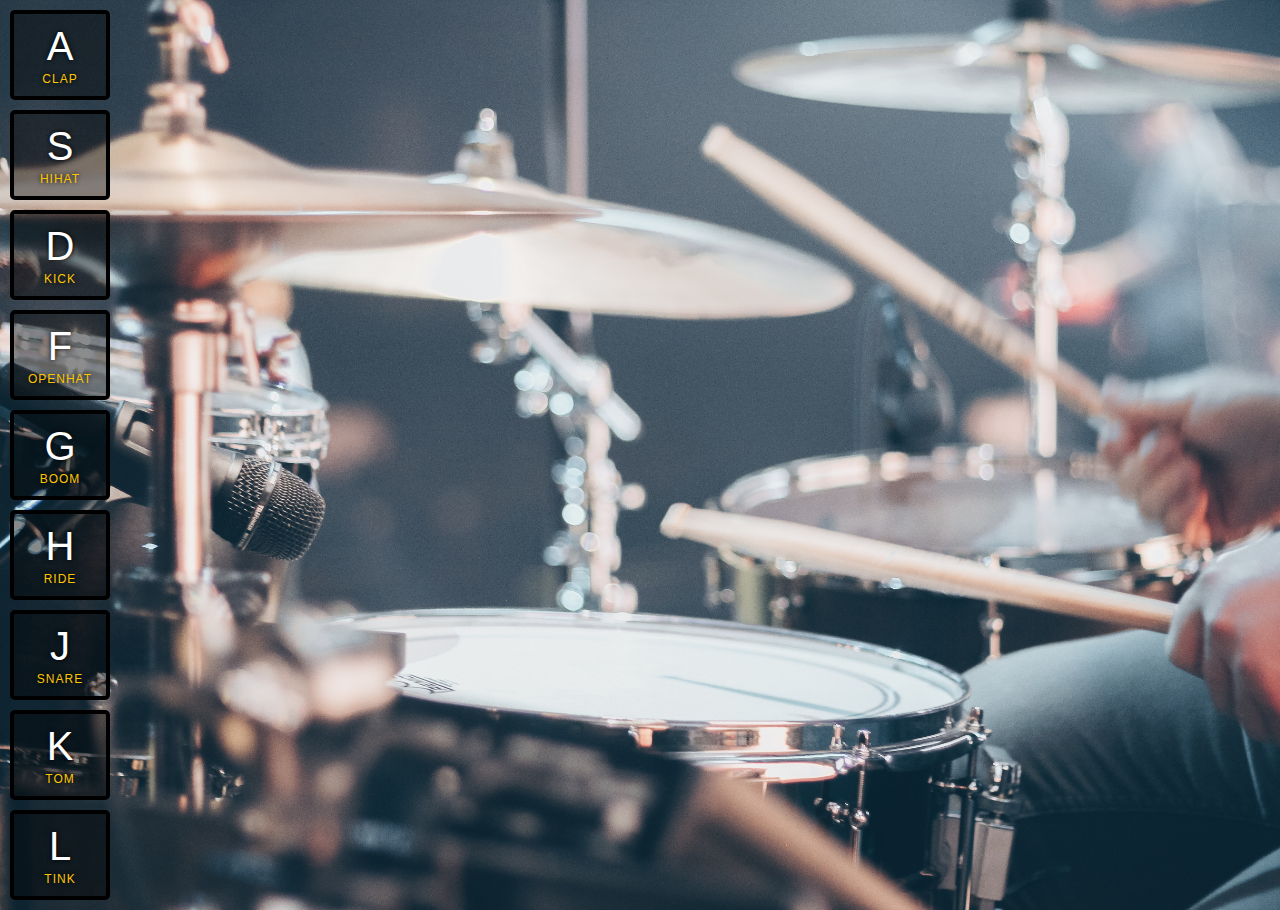
<file: DrumKit/index.html>
<!DOCTYPE html>
<html lang="en">
<head>
    <meta charset="UTF-8">
    <title>Drum Kit</title>
    <script src="js/index.js"></script>
    <link rel="stylesheet" href="css/style.css">
    
</head>
<body>
    <div class="keys">
        <div data-key="65" class="key">
            <kbd>A</kbd>
        <span class="sound">clap</span>
        </div>
        <div data-key="83" class="key">
            <kbd>S</kbd>
        <span class="sound">hihat</span>
        </div>
        <div data-key="68" class="key">
            <kbd>D</kbd>
        <span class="sound">kick</span>
        </div>
        <div data-key="70" class="key">
            <kbd>F</kbd>
        <span class="sound">openhat</span>
        </div>
        <div data-key="71" class="key">
            <kbd>G</kbd>
        <span class="sound">boom</span>
        </div>
        <div data-key="72" class="key">
            <kbd>H</kbd>
        <span class="sound">ride</span>
        </div>
        <div data-key="74" class="key">
            <kbd>J</kbd>
        <span class="sound">snare</span>
        </div>
        <div data-key="75" class="key">
            <kbd>K</kbd>
        <span class="sound">tom</span>
        </div>
        <div data-key="76" class="key">
            <kbd>L</kbd>
        <span class="sound">tink</span>
        </div>
    </div>

    <audio data-key="65" src="audio/clap.wav"></audio>
    <audio data-key="83" src="audio/hihat.wav"></audio>
    <audio data-key="68" src="audio/kick.wav"></audio>
    <audio data-key="70" src="audio/openhat.wav"></audio>
    <audio data-key="71" src="audio/boom.wav"></audio>
    <audio data-key="72" src="audio/ride.wav"></audio>
    <audio data-key="74" src="audio/snare.wav"></audio>
    <audio data-key="75" src="audio/tom.wav"></audio>
    <audio data-key="76" src="audio/tink.wav"></audio>
</body>
</html>
</file>
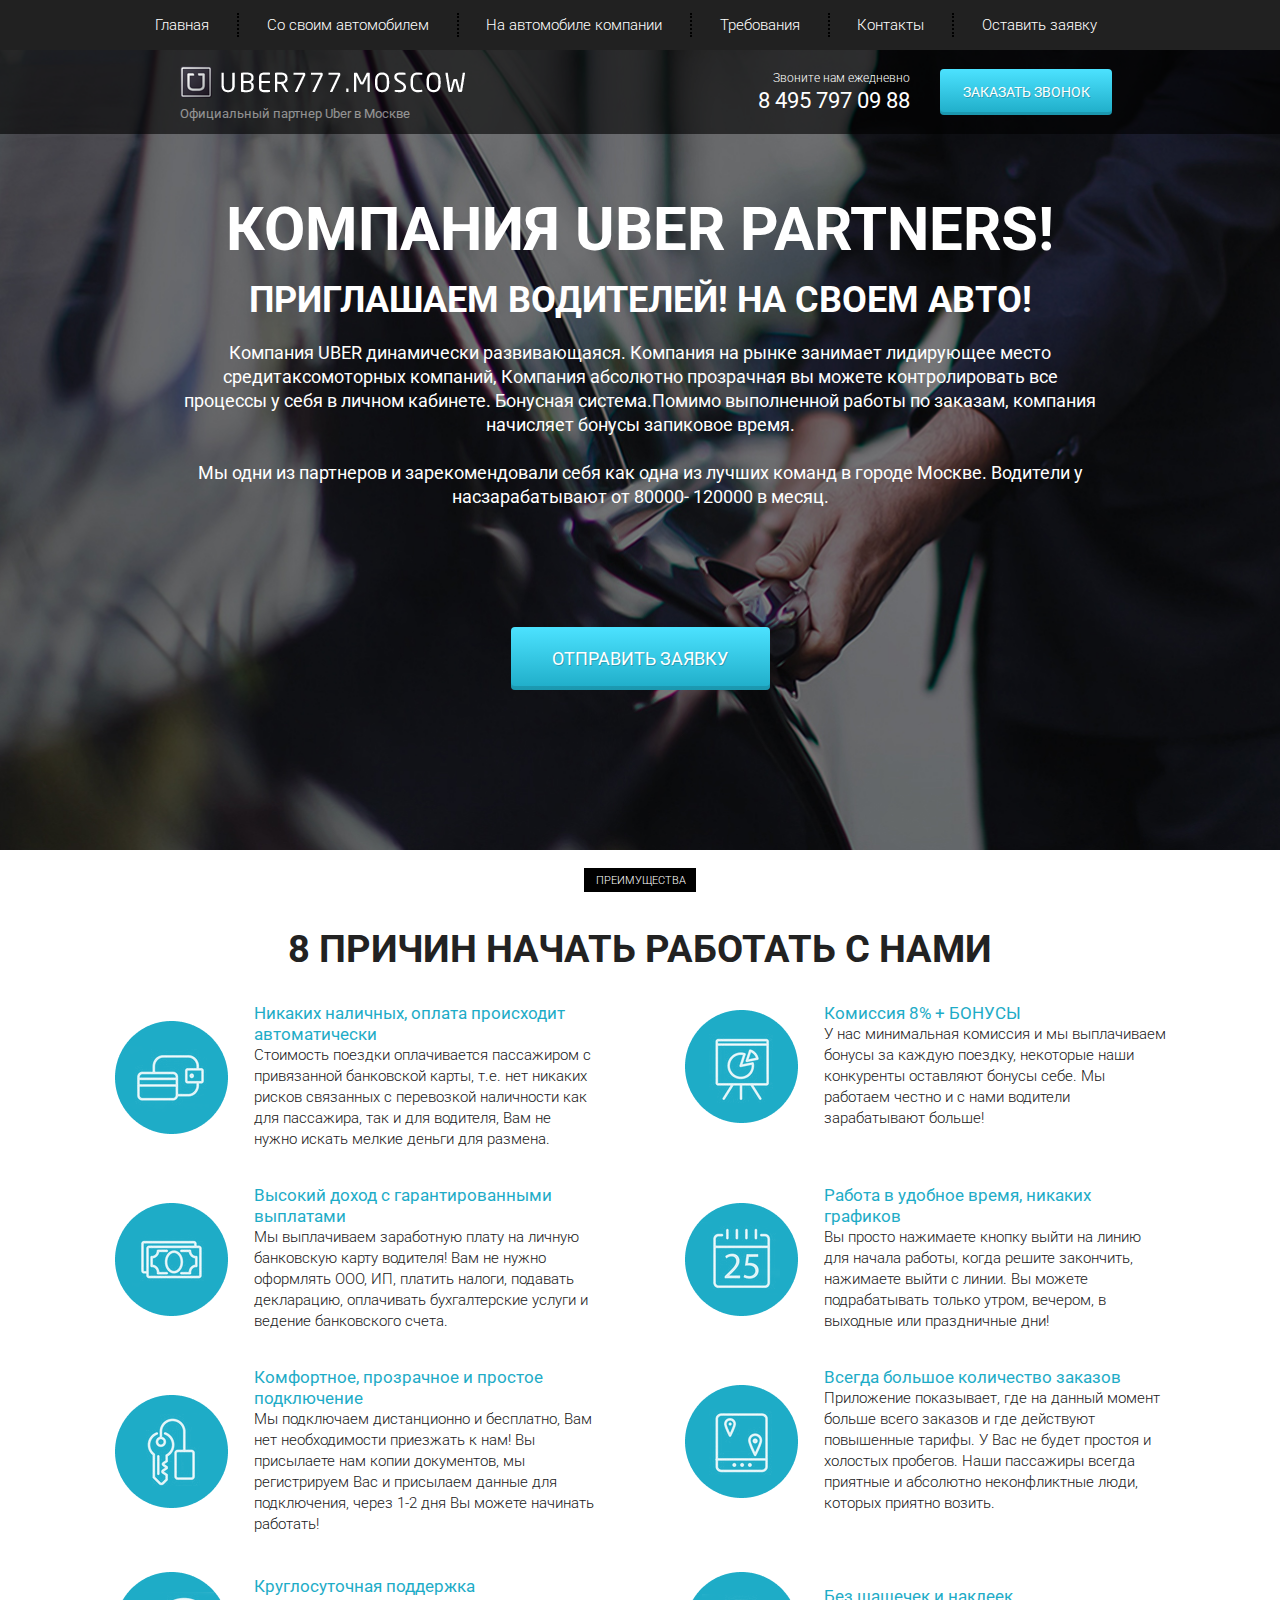
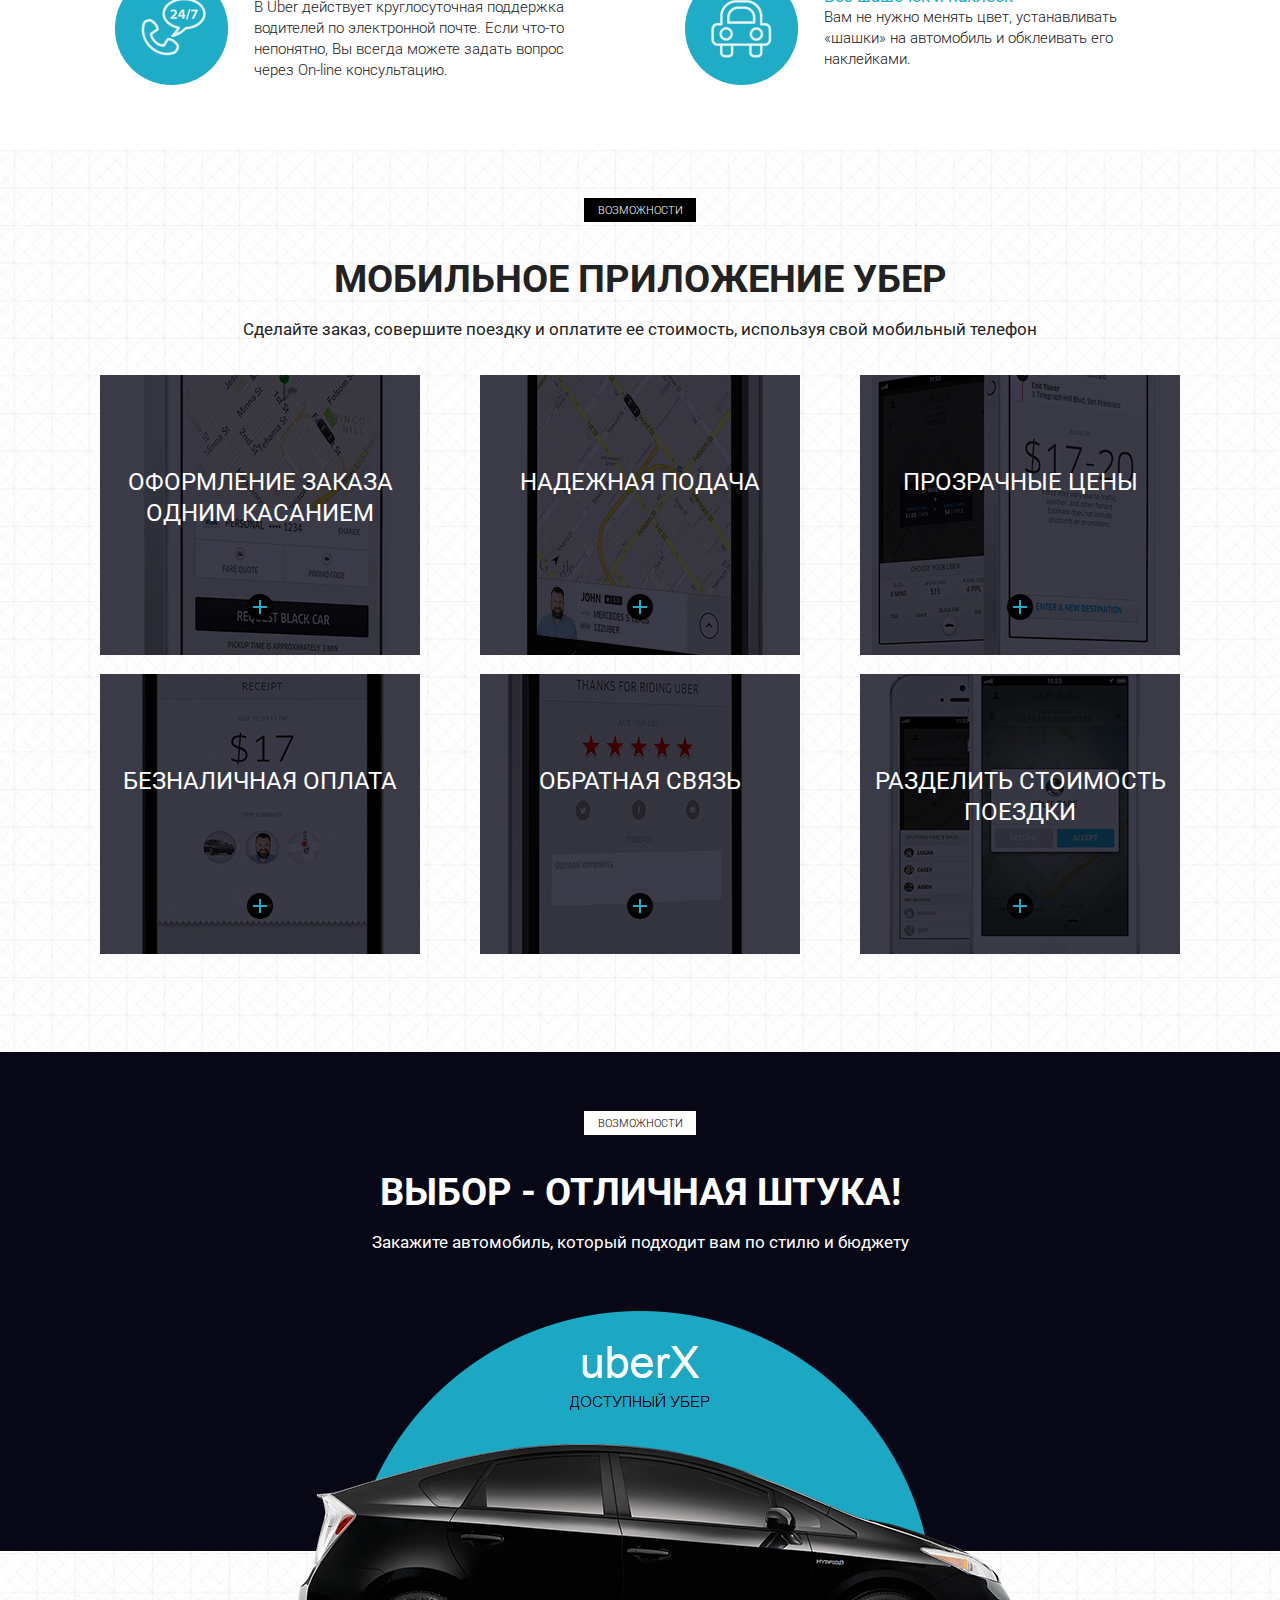
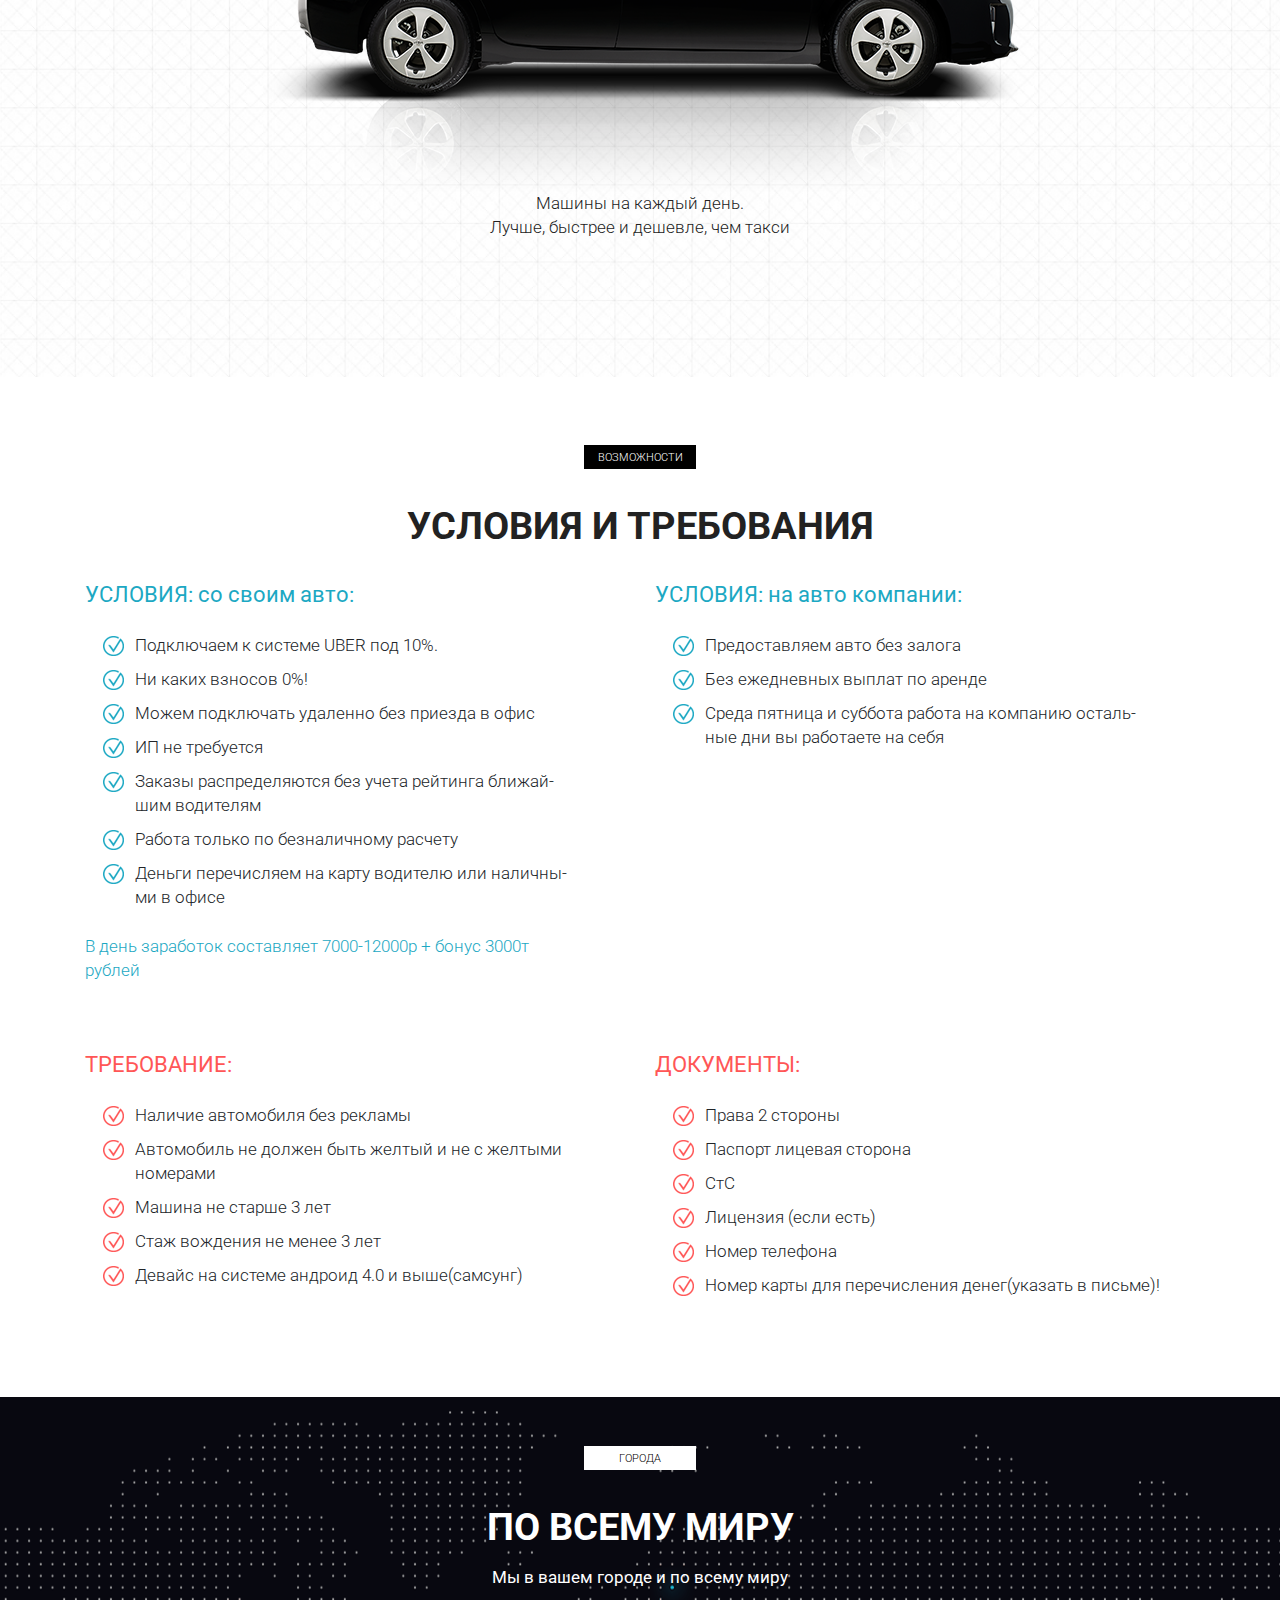
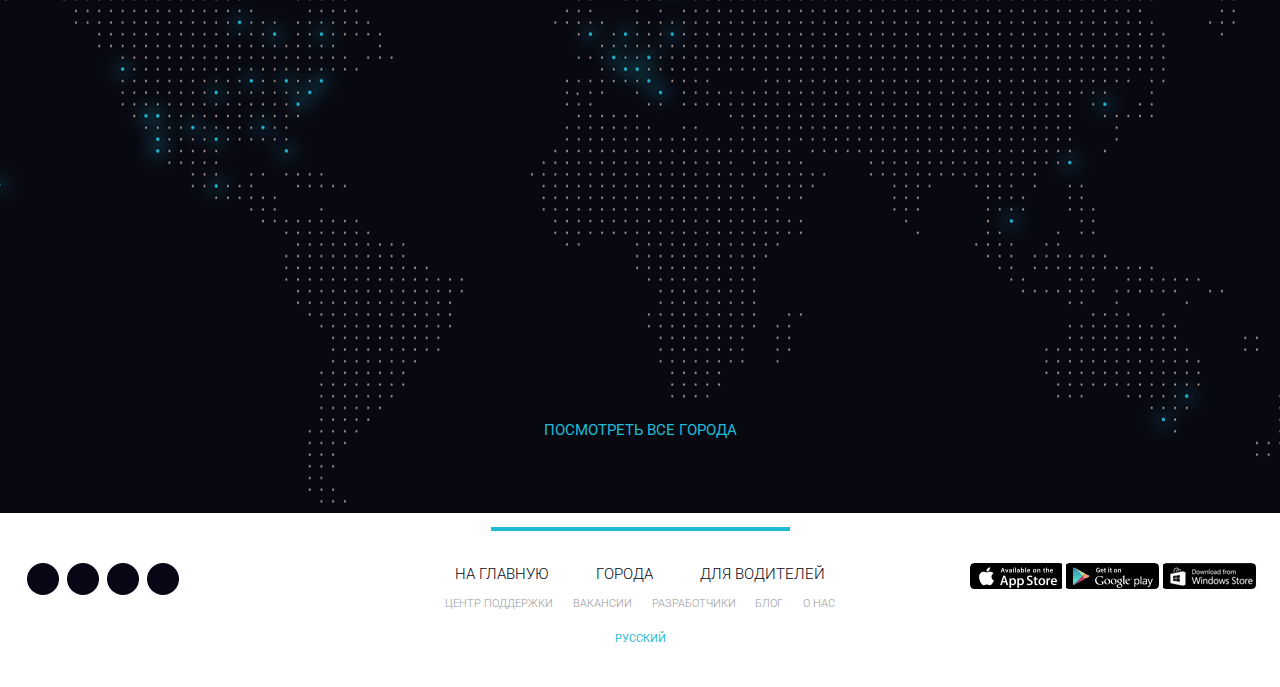
<file: Uber/index.html>
<!DOCTYPE html>
<html lang="ru">
<head>
    <meta charset="UTF-8">
    <meta name="viewport" content="width=device-width, initial-scale=1.0">
    <meta http-equiv="X-UA-Compatible" content="IE=edge">
    <link rel="stylesheet" href="https://fonts.googleapis.com/css2?family=Roboto:wght@300;400;700&display=swap" rel="stylesheet">
    <title>Uber</title>
    <link rel="shortcut icon" href="icon/favicon.ico" type="image/x-icon">
    <link rel="stylesheet" href="css/bootstrap-reboot.min.css">
    <link rel="stylesheet" href="css/bootstrap-grid.min.css">
    <link rel="stylesheet" href="https://use.fontawesome.com/releases/v5.8.2/css/all.css" integrity="sha384-oS3vJWv+0UjzBfQzYUhtDYW+Pj2yciDJxpsK1OYPAYjqT085Qq/1cq5FLXAZQ7Ay" crossorigin="anonymous">
    <link rel="stylesheet" href="css/style.min.css">
</head>
<body>
    <header>
        <nav>
            <div class="container">
                <ul class="menu">
                    <li class="menu_item"><a href="#" class="menu_link">Главная</a></li>
                    <li class="menu_item"><a href="#require" class="menu_link">Со своим автомобилем</a></li>
                    <li class="menu_item"><a href="#require" class="menu_link">На автомобиле компании</a></li>
                    <li class="menu_item"><a href="#" class="menu_link">Требования</a></li>
                    <li class="menu_item"><a href="#" class="menu_link">Контакты</a></li>
                    <li class="menu_item"><a href="#" class="menu_link">Оставить заявку</a></li>
                </ul>
            </div>
            <div class="hamburger">
                <span></span><span></span><span></span>
            </div>
        </nav>
        <div class="subheader">
            <div class="container">
                <div class="row">
                    <div class="col-6 col-md-4 offset-md-1">
                        <a href="#" class="subheader_logo"><img src="img/Uber.png" alt="logo"></a>
                        <div class="subheader_official">
                            Официальный партнер Uber в Москве
                        </div>
                    </div>
                    <div class="xs-hidden col-md-3 offset-md-1 col-xl-2 offset-xl-2">
                        <div class="subheader_call">Звоните нам ежедневно</div>
                        <a href="tel:84957970988" class="subheader_phone">8 495 797 09 88</a>
                    </div>
                    <div class="col-6 col-md-3">
                        <a href="tel:84957970988" class="xs-visible subheader_phone">8 495 797 09 88</a>
                        <button class="subheader_btn">Заказать звонок</button>
                    </div>
                </div>
            </div>
        </div>
    </header>

    <section class="promo">
        <div class="container">
            <div class="row">
                <div class="col-md-12 offset-md-0 col-lg-10 offset-lg-1">
                    <h1 class="promo_header">КОМПАНИЯ UBER PARTNERS!</h1>
                    <h2 class="promo_subheader">ПРИГЛАШАЕМ ВОДИТЕЛЕЙ! НА СВОЕМ АВТО!</h2>
                    <div class="promo_descr">
                        Компания UBER  динамически развивающаяся. Компания на рынке занимает лидирующее место средитаксомоторных компаний, Компания абсолютно прозрачная вы можете контролировать все процессы у себя в личном кабинете. Бонуcная система.Помимо выполненной работы по заказам, компания начисляет бонусы запиковое время.
                        <br><br>
                        Мы одни из партнеров и зарекомендовали себя как одна из лучших команд в городе Москве.  Водители у насзарабатывают от 80000- 120000 в месяц.
                    </div>
                    <button class="promo_btn">ОТПРАВИТЬ ЗАЯВКУ</button>
                </div>
            </div>
        </div>
    </section>

    <section class="reasons">
        <div class="container">
            <div class="label">преимущества</div>
            <h2 class="title">8 причин начать работать с нами</h2>
            <div class="row">
                <div class="col-md-6">
                    <div class="reasons_block">
                        <div class="reasons_round">
                            <img src="icon/Group 1.png" alt="1">
                        </div>
                        <div class="reasons_descr">
                            <div class="reasons_subtitle">Никаких наличных, оплата происходит автоматически</div>
                            <div class="reasons_text">Стоимость поездки оплачивается пассажиром с привязанной банковской карты, т.е. нет никаких рисков связанных с перевозкой наличности как для пассажира, так и для водителя, Вам не нужно искать мелкие деньги для размена.</div>
                        </div>
                    </div>
                </div>

                <div class="col-md-6">
                    <div class="reasons_block">
                        <div class="reasons_round">
                            <img src="icon/Group 5.png" alt="2">
                        </div>
                        <div class="reasons_descr">
                            <div class="reasons_subtitle">Комиссия 8% + БОНУСЫ</div>
                            <div class="reasons_text">У нас минимальная комиссия и мы выплачиваем бонусы за каждую поездку, некоторые наши конкуренты оставляют бонусы себе. Мы работаем честно и с нами водители зарабатывают больше!</div>
                        </div>
                    </div>
                </div>

                <div class="col-md-6">
                    <div class="reasons_block">
                        <div class="reasons_round">
                            <img src="icon/Group 2.png" alt="3">
                        </div>
                        <div class="reasons_descr">
                            <div class="reasons_subtitle">Высокий доход с гарантированными выплатами</div>
                            <div class="reasons_text">Мы выплачиваем заработную плату на личную банковскую карту водителя! Вам не нужно оформлять ООО, ИП, платить налоги, подавать декларацию, оплачивать бухгалтерские услуги и ведение банковского счета.</div>
                        </div>
                    </div>
                </div>

                <div class="col-md-6">
                    <div class="reasons_block">
                        <div class="reasons_round">
                            <img src="icon/Group 6.png" alt="4">
                        </div>
                        <div class="reasons_descr">
                            <div class="reasons_subtitle">Работа в удобное время, никаких графиков</div>
                            <div class="reasons_text">Вы просто нажимаете кнопку выйти на линию для начала работы, когда решите закончить, нажимаете выйти с линии. Вы можете подрабатывать только утром, вечером, в выходные или праздничные дни! </div>
                        </div>
                    </div>
                </div>

                <div class="col-md-6">
                    <div class="reasons_block">
                        <div class="reasons_round">
                            <img src="icon/Group 3.png" alt="5">
                        </div>
                        <div class="reasons_descr">
                            <div class="reasons_subtitle">Комфортное, прозрачное и простое подключение</div>
                            <div class="reasons_text">Мы подключаем дистанционно и бесплатно, Вам нет необходимости приезжать к нам! Вы присылаете нам копии документов, мы регистрируем Вас и присылаем данные для подключения, через 1-2 дня Вы можете начинать работать!</div>
                        </div>
                    </div>
                </div>

                <div class="col-md-6">
                    <div class="reasons_block">
                        <div class="reasons_round">
                            <img src="icon/Group 7.png" alt="6">
                        </div>
                        <div class="reasons_descr">
                            <div class="reasons_subtitle">Всегда большое количество заказов</div>
                            <div class="reasons_text">Приложение показывает, где на данный момент больше всего заказов и где действуют повышенные тарифы. У Вас не будет простоя и холостых пробегов. Наши пассажиры всегда приятные и абсолютно неконфликтные люди, которых приятно возить.</div>
                        </div>
                    </div>
                </div>

                <div class="col-md-6">
                    <div class="reasons_block">
                        <div class="reasons_round">
                            <img src="icon/Group 4.png" alt="7">
                        </div>
                        <div class="reasons_descr">
                            <div class="reasons_subtitle">Круглосуточная поддержка</div>
                            <div class="reasons_text">В Uber действует круглосуточная поддержка водителей по электронной почте. Если что-то непонятно, Вы всегда можете задать вопрос через On-line консультацию.</div>
                        </div>
                    </div>
                </div>

                <div class="col-md-6">
                    <div class="reasons_block">
                        <div class="reasons_round">
                            <img src="icon/Group 8.png" alt="8">
                        </div>
                        <div class="reasons_descr">
                            <div class="reasons_subtitle">Без шашечек и наклеек</div>
                            <div class="reasons_text">Вам не нужно менять цвет, устанавливать «шашки» на автомобиль и обклеивать его наклейками.</div>
                        </div>
                    </div>
                </div>
            </div>

        </div>
    </section>

    <section class="mobile">
        <div class="container">
            <div class="label">возможности</div>
            <h1 class="title">мобильное приложение убер</h1>
            <div class="subtitle">Сделайте заказ, совершите поездку и оплатите ее стоимость, используя свой мобильный телефон</div>
            <div class="row">
                <div class="col-md-4">
                    <div class="mobile_item mobile_item_1">
                        <div class="mobile_item_subtitle">оформление заказа одним касанием</div>
                        <div class="mobile_item_plus"></div>
                    </div>
                </div>
                <div class="col-md-4">
                    <div class="mobile_item mobile_item_2">
                        <div class="mobile_item_subtitle">надежная подача</div>
                        <div class="mobile_item_plus"></div>
                    </div>
                </div>
                <div class="col-md-4">
                    <div class="mobile_item mobile_item_3">
                        <div class="mobile_item_subtitle">прозрачные цены</div>
                        <div class="mobile_item_plus"></div>
                    </div>
                </div>
                <div class="col-md-4">
                    <div class="mobile_item mobile_item_4">
                        <div class="mobile_item_subtitle">безналичная оплата</div>
                        <div class="mobile_item_plus"></div>
                    </div>
                </div>
                <div class="col-md-4">
                    <div class="mobile_item mobile_item_5">
                        <div class="mobile_item_subtitle">обратная связь</div>
                        <div class="mobile_item_plus"></div>
                    </div>
                </div>
                <div class="col-md-4">
                    <div class="mobile_item mobile_item_6">
                        <div class="mobile_item_subtitle">разделить стоимость поездки</div>
                        <div class="mobile_item_plus"></div>
                    </div>
                </div>
            </div>
        </div>
    </section>

    <section class="choice">
        <div class="container">
            <div class="black"></div>
            <div class="label label_white">возможности</div>
            <h2 class="title title_white hidden-320">Выбор - отличная штука!</h2>
            <div class="subtitle subtitle_white hidden-320">Закажите автомобиль, который подходит вам по стилю и бюджету</div>
            <img src="img/Автомобиль.png" alt="Auto" class="choice_img">
            <div class="choice_descr">Машины на каждый день. <br>
                Лучше, быстрее и дешевле, чем такси</div>
        </div>
    </section>

    <section class="require" id="require">
        <div class="container">
            <div class="label">возможности</div>
            <h1 class="title">условия и требования</h1>
            <div class="row">
                <div class="col-md-6">
                    <div class="require_block">
                        <div class="require_title">УСЛОВИЯ: со своим авто:</div>
                    <ul class="require_list">
                        <li>Подключаем к системе UBER  под 10%.</li>
                        <li>Ни каких взносов  0%!</li>
                        <li>Можем подключать удаленно без приезда в офис</li>
                        <li>ИП не требуется</li>
                        <li>Заказы распределяются без учета рейтинга ближай-<br>шим водителям</li>
                        <li>Работа только по безналичному расчету</li>
                        <li>Деньги перечисляем на карту водителю или наличны-<br>ми в офисе</li>
                    </ul>
                    <div class="require_descr">В день заработок составляет 7000-12000р + бонус 3000т <br> рублей</div>
                    </div>
                </div>
                
                <div class="col-md-6">
                <div class="require_block">
                    <div class="require_title">УСЛОВИЯ: на авто компании:</div>
                    <ul class="require_list">
                        <li>Предоставляем авто без залога</li>
                        <li>Без ежедневных выплат по аренде</li>
                        <li>Среда пятница и суббота работа на компанию осталь-<br>ные дни вы работаете на себя</li>
                    </ul>
                </div>
                </div>
                <div class="col-md-6">
                    <div class="require_block require_block_nmb warning">
                        <div class="require_title">ТРЕБОВАНИЕ:</div>
                        <ul class="require_list">
                            <li>Наличие автомобиля без рекламы</li>
                            <li>Автомобиль не должен быть желтый и не с желтыми номерами</li>
                            <li>Машина не старше 3 лет</li>
                            <li>Стаж вождения не менее 3 лет</li>
                            <li>Девайс на системе андроид 4.0 и выше(самсунг)</li>
                        </ul>
                    </div>
                </div>
                <div class="col-md-6">
                    <div class="require_block require_block_nmb warning">
                        <div class="require_title">ДОКУМЕНТЫ:</div>
                        <ul class="require_list">
                            <li>Права 2 стороны</li>
                            <li>Паспорт лицевая сторона</li>
                            <li>СтС</li>
                            <li>Лицензия (если есть)</li>
                            <li>Номер телефона</li>
                            <li>Номер карты для перечисления денег(указать в письме)!</li>
                        </ul>
                    </div>
                </div>
            </div>
        </div>
    </section>

    <section class="world">
        <div class="container">
            <div class="label label_white">города</div>
            <h2 class="title title_white">По всему миру</h2>
            <div class="subtitle subtitle_white">Мы в вашем городе и по всему миру</div>
            <a href="#" class="world_link">посмотреть все города</a>
        </div>
    </section>

    <footer>
        <div class="footer_divider"></div>
        <div class="footer_wrapper">
            <div>
                <div class="footer_social">
                    <a href="#" class="footer_social_item">
                        <i class="fab fa-facebook-f"></i>
                    </a>
                    <a href="#" class="footer_social_item">
                        <i class="fab fa-twitter"></i>
                    </a>
                    <a href="#" class="footer_social_item">
                        <i class="fab fa-linkedin"></i>
                    </a>
                    <a href="#" class="footer_social_item">
                        <i class="fab fa-instagram"></i>
                    </a>
                </div>
            </div>
            <div>
                <div class="footer_links">
                    <div class="footer_links_main">
                        <a href="#">на главную</a>
                        <a href="#">города</a>
                        <a href="#">для водителей</a>
                    </div>
                    <div class="footer_links_sub">
                        <a href="#">центр поддержки</a>
                        <a href="#">вакансии</a>
                        <a href="#">разработчики</a>
                        <a href="#">блог</a>
                        <a href="#">о нас</a>
                    </div>
                    <a href="#" class="footer_links_lang">Русский</a>
                </div>
            </div>
            <div>
                <div class="footer_mobile">
                    <a href="#">
                        <img src="img/app.png" alt="App Store">
                    </a>
                    <a href="#">
                        <img src="img/google.png" alt="Google play">
                    </a>
                    <a href="#">
                        <img src="img/store.png" alt="Windows store">
                    </a>
                </div>
            </div>
        </div>
    </footer>
    <script src="js/script.js"></script>
</body>
</html>
</file>
<file: DrumKit/css/style.css>
* {
    box-sizing: border-box;
    margin: 0;
    padding: 0;
    font-family: sans-serif;
}

html {
    font-size: 10px;
    background: url(../img/pexels-josh-sorenson-995301.jpg);
    background-size: cover;
}

.text {
    display: block;
    margin-top: 10rem;
}

h1 {
    font-size: 3.5rem;
    text-align: center;
    color: #ffc600;
    text-shadow: black 0 0 2px;
}

.blockquote {
    margin-top: 5rem;
    font-size: 2.5rem;
    text-align: center;
    color: #ffc600;
    text-shadow: black 0 0 2px;
}

.btn {
    display: block;
    margin: 0px auto;
    margin-top: 5rem;
    width: 15rem;
    height: 4rem;
}

.main_keys {
    display: flex;
    flex: 1;
    min-height: 50vh;
    justify-content: center;
    align-items: center;
}

.key {
    border: 0.4rem solid black;
    border-radius: 0.5rem;
    margin: 1rem;
    font-size: 1.5rem;
    padding: 1rem 0.5rem;
    transition: all 0.7s ease;
    width: 10rem;
    text-align: center;
    color: white;
    background: rgba(0,0,0,0.4);
    text-shadow: 0 0 .5rem black;
}

kbd {
    display: block;
    font-size: 4rem;
  }

.sound {
    font-size: 1.2rem;
    text-transform: uppercase;
    letter-spacing: .1rem;
    color: #ffc600;
  }

.playing {
    transform: scale(1.1);
    border-color: #ffc600;
    box-shadow: 0 0 1rem #ffc600;
  }
</file>
<file: Uber/css/style.min.css>
*{font-family:'Roboto', sans-serif}header{position:relative;height:50px}nav{position:fixed;width:100%;height:50px;background-color:#212121;z-index:5}.hamburger{display:none}.menu{display:-webkit-box;display:-ms-flexbox;display:flex;-webkit-box-pack:justify;-ms-flex-pack:justify;justify-content:space-between;padding:13px 70px;margin:0;list-style-type:none}.menu_link{font-weight:300;font-size:15px;color:#FFFFFF}.menu_link:hover{text-decoration:none;color:#1eacc7}.menu_item{border-right:2px dotted black;padding-right:28px}.menu_item:last-child{border-right:none}.subheader{position:absolute;top:50px;width:100%;height:84px;background-color:rgba(0,0,0,0.6)}.subheader_logo{display:block;max-width:100%;margin-top:16px}.subheader_official{margin-top:6px;opacity:0.5;font-weight:400;font-size:13px;color:#FFFFFF}.subheader_call{margin-top:19px;font-weight:300;font-size:12px;text-align:right;color:#FFFFFF}.subheader_phone{display:block;margin-top:8px;font-weight:400;font-size:22px;line-height:12px;text-align:right;text-transform:uppercase;color:#FFFFFF}.subheader_phone:hover{text-decoration:none;color:#1eacc7}.subheader_btn{margin-top:19px;width:172px;height:46px;background-image:-webkit-gradient(linear, left bottom, left top, from(#1eacc7), to(#4CE2FF));background-image:linear-gradient(to top, #1eacc7 0%, #4CE2FF 100%);-webkit-box-shadow:inset 0px -3px 0px rgba(0,0,0,0.12);box-shadow:inset 0px -3px 0px rgba(0,0,0,0.12);border:none;border-radius:4px;font-weight:400;font-size:14px;text-align:center;text-transform:uppercase;color:#FFFFFF;text-shadow:1px 1px 0 rgba(0,0,0,0.21)}.subheader_btn:hover{background-image:none;background-color:#1eacc7}.promo{min-height:800px;background:url("../img/uber_bg.png") center center/cover no-repeat;padding:150px 0 135px 0}.promo_header{font-weight:700;font-size:60px;text-align:center;text-transform:uppercase;color:#FFFFFF;line-height:60px;margin:0}.promo_subheader{font-weight:700;font-size:36px;text-align:center;text-transform:uppercase;color:#FFFFFF;line-height:36px;margin:0;margin-top:22px}.promo_descr{font-weight:400;font-size:18px;line-height:24px;text-align:center;color:#FFFFFF;margin-top:23px}.promo_btn{display:block;margin:118px auto 0 auto;width:259px;height:63px;background-image:-webkit-gradient(linear, left bottom, left top, from(#1eacc7), to(#4CE2FF));background-image:linear-gradient(to top, #1eacc7 0%, #4CE2FF 100%);-webkit-box-shadow:inset 0px -4px 0px rgba(0,0,0,0.12);box-shadow:inset 0px -4px 0px rgba(0,0,0,0.12);border:none;border-radius:4px;font-weight:400;font-size:18px;text-align:center;text-transform:uppercase;color:#FFFFFF;text-shadow:1px 1px 0px rgba(0,0,0,0.21)}.promo_btn:hover{background-image:none;background-color:#1eacc7}.reasons{padding:18px 0 64px 0}.reasons_block{display:-webkit-box;display:-ms-flexbox;display:flex;-webkit-box-pack:center;-ms-flex-pack:center;justify-content:center;-webkit-box-align:center;-ms-flex-align:center;align-items:center;margin-top:35px}.reasons_round{display:-webkit-box;display:-ms-flexbox;display:flex;-webkit-box-pack:center;-ms-flex-pack:center;justify-content:center;margin-right:25px}.reasons_descr{width:343px}.reasons_subtitle{font-weight:400;font-size:17px;line-height:21px;color:#1EACC7}.reasons_text{font-weight:300;font-size:15px;line-height:21px;color:#202020}.label{position:relative;margin:0 auto;width:112px;height:24px;padding:5px 12px;background-color:#000000;font-weight:300;font-size:11px;text-align:center;text-transform:uppercase;color:#FFFFFF;z-index:2}.label_white{background-color:#fff;color:#000}.label_min{width:76px}.title{position:relative;margin-top:38px;margin-bottom:0;font-weight:700;font-size:38px;line-height:38px;text-align:center;text-transform:uppercase;color:#222222;z-index:2}.title_white{color:#fff}.subtitle{position:relative;margin-top:19px;font-weight:400;font-size:17px;text-align:center;color:#222222;z-index:2}.subtitle_white{color:#fff}.mobile{min-height:864px;padding:48px 0 79px 0;background:url("../img/mobile_bg.png") center center/cover no-repeat}.mobile .row{margin-top:32px}.mobile_item{position:relative;width:320px;height:280px;margin:0 auto;margin-bottom:19px;padding-top:92px}.mobile_item_1{background:url("../img/Карточка 1.png") center center/cover no-repeat}.mobile_item_2{background:url("../img/Карточка 2.png") center center/cover no-repeat}.mobile_item_3{background:url("../img/Карточка 3.png") center center/cover no-repeat}.mobile_item_4{background:url("../img/Карточка 4.png") center center/cover no-repeat}.mobile_item_5{background:url("../img/Карточка 5.png") center center/cover no-repeat}.mobile_item_6{background:url("../img/Карточка 6.png") center center/cover no-repeat}.mobile_item_subtitle{font-weight:400;font-size:24px;line-height:31px;text-align:center;text-transform:uppercase;color:#FFFFFF}.mobile_item_plus{display:-webkit-box;display:-ms-flexbox;display:flex;-webkit-box-pack:center;-ms-flex-pack:center;justify-content:center;-webkit-box-align:center;-ms-flex-align:center;align-items:center;position:absolute;bottom:35px;left:50%;-webkit-transform:translateX(-50%);transform:translateX(-50%);width:26px;height:26px;background-color:#000000;margin:0 auto;border-radius:100%;cursor:pointer}.mobile_item_plus:before{content:'';display:block;width:14px;height:2px;background-color:#1eacc7;-webkit-transition:0.3s all;transition:0.3s all}.mobile_item_plus:after{content:'';position:absolute;left:50%;-webkit-transform:translate(-50%);transform:translate(-50%);display:block;height:14px;width:2px;background-color:#1eacc7;-webkit-transition:0.3s all;transition:0.3s all}.mobile_item_plus:hover:before,.mobile_item_plus:hover:after{background-color:#ff5656}.choice{position:relative;min-height:895px;padding:59px 0 138px 0;background:url("../img/mobile_bg.png") center center/cover no-repeat}.choice_img{position:relative;display:block;margin:56px auto 0 auto;z-index:2}.choice_descr{font-weight:300;font-size:17px;line-height:24px;text-align:center;color:#222222}.choice .black{position:absolute;top:0;left:0;height:499px;width:100%;background-color:#070716;z-index:1}.require{padding:68px 0 84px 0}.require_block{margin:33px 0}.require_block_nmb{margin-bottom:0px}.require_title{font-weight:400;font-size:22px;color:#1CA8C3}.require_list{list-style-type:none;padding-left:50px;margin-top:22px}.require_list li{position:relative;font-weight:300;font-size:17px;line-height:24px;margin-bottom:10px}.require_list li:before{content:'';display:block;position:absolute;left:-32px;top:3px;width:21px;height:20px;background:url("../img/check_blue 5.png") center center/cover no-repeat}.require_descr{margin-top:25px;font-weight:300;font-size:17px;line-height:24px;color:#1CA8C3}.require .warning .require_title{color:#ff5656}.require .warning .require_list li:before{background:url("../img/check_red 5.png") center center/cover no-repeat}.world{position:relative;min-height:716px;padding:49px 0;background:url("../img/world_bg.png") center center/cover no-repeat}.world_link{position:absolute;left:50%;-webkit-transform:translateX(-50%);transform:translateX(-50%);bottom:49px;font-weight:400;font-size:15px;line-height:68px;text-align:center;text-transform:uppercase;color:#1FBAD6}.world_link:hover{text-decoration:none;color:#fff}footer{padding:14px 23px 39px 23px}footer a:hover{text-decoration:none}.footer_divider{width:299px;height:4px;background-color:#1fbad6;margin:0 auto}.footer_wrapper{display:-webkit-box;display:-ms-flexbox;display:flex;-webkit-box-pack:justify;-ms-flex-pack:justify;justify-content:space-between;-webkit-box-align:start;-ms-flex-align:start;align-items:flex-start;padding-top:32px}.footer_wrapper>div{width:33%}.footer_wrapper>div:nth-child(3){display:-webkit-box;display:-ms-flexbox;display:flex;-webkit-box-pack:end;-ms-flex-pack:end;justify-content:flex-end}.footer_social{width:160px;display:-webkit-box;display:-ms-flexbox;display:flex;-webkit-box-pack:justify;-ms-flex-pack:justify;justify-content:space-between}.footer_social_item{display:-webkit-box;display:-ms-flexbox;display:flex;-webkit-box-pack:center;-ms-flex-pack:center;justify-content:center;-webkit-box-align:center;-ms-flex-align:center;align-items:center;margin:0 4px;width:32px;height:32px;background-color:#070716;border-radius:100%}.footer_social_item i{color:#fff}.footer_links{width:390px;margin:0 auto}.footer_links_main{display:-webkit-box;display:-ms-flexbox;display:flex;-webkit-box-pack:justify;-ms-flex-pack:justify;justify-content:space-between;padding:0 10px}.footer_links_main a{color:#070716;font-size:15px;font-weight:300;text-transform:uppercase}.footer_links_sub{display:-webkit-box;display:-ms-flexbox;display:flex;-webkit-box-pack:justify;-ms-flex-pack:justify;justify-content:space-between;margin-top:10px}.footer_links_sub a{color:#999999;font-size:11px;font-weight:300;text-transform:uppercase}.footer_links_lang{display:block;margin:0 auto;color:#1fbad6;font-size:11px;font-weight:400;margin-top:19px;text-transform:uppercase;text-align:center}.xs-visible{display:none}@media (max-width: 1200px){.menu_item{padding-right:20px}.menu_link{font-size:13px}.promo_header{font-size:50px}.reasons_block{-webkit-box-align:start;-ms-flex-align:start;align-items:flex-start}.reasons_descr{width:300px}.mobile_item{width:290px}.mobile_item_subtitle{font-size:22px}.choice{padding:55px 0;min-height:840px}.require br{display:none}.footer_wrapper>div{width:50%}.footer_wrapper>div:nth-child(1){width:25%}.footer_wrapper>div:nth-child(3){width:25%;display:-webkit-box;display:-ms-flexbox;display:flex;-webkit-box-pack:end;-ms-flex-pack:end;justify-content:flex-end}.footer_mobile{display:-webkit-box;display:-ms-flexbox;display:flex}.footer_mobile a{margin:0 3px}.footer_mobile a img{width:100%}}@media (max-width: 991px){.title{font-size:28px}.menu_item{padding-right:8px}.menu_link{font-size:10px}.subheader_logo img{width:100%}.subheader_official{font-size:11px}.subheader_phone{font-size:18px}.subheader_btn{margin-top:21px;height:40px;width:100%}.promo_header{font-size:40px}.promo_subheader{font-size:30px}.reasons_block{-webkit-box-orient:vertical;-webkit-box-direction:normal;-ms-flex-direction:column;flex-direction:column;-webkit-box-align:center;-ms-flex-align:center;align-items:center}.reasons_round{margin-right:0}.reasons_descr{width:300px;margin-top:20px}.choice{min-height:800px}.choice_img{width:100%}.world{min-height:650px}.footer_wrapper{-ms-flex-wrap:wrap;flex-wrap:wrap}.footer_wrapper>div{width:100%;display:-webkit-box;display:-ms-flexbox;display:flex;-webkit-box-pack:center;-ms-flex-pack:center;justify-content:center;margin-bottom:20px}.footer_wrapper>div:nth-child(1){width:100%}.footer_wrapper>div:nth-child(3){width:100%;-webkit-box-pack:center;-ms-flex-pack:center;justify-content:center}}@media (max-width: 767px){.title{margin-top:25px}.menu{position:fixed;-webkit-box-orient:vertical;-webkit-box-direction:normal;-ms-flex-direction:column;flex-direction:column;-webkit-box-pack:center;-ms-flex-pack:center;justify-content:center;-webkit-box-align:center;-ms-flex-align:center;align-items:center;top:0;left:-100%;width:50%;height:100vh;padding:20px 15px;background-color:rgba(0,0,0,0.8);-webkit-transition:0.6s all;transition:0.6s all}.menu_active{left:0}.menu_item{padding-right:0;border:none;margin:10px 0}.menu_link{font-size:20px}.hamburger{display:block;position:absolute;right:10px;top:50%;-webkit-transform:translateY(-50%);transform:translateY(-50%);width:26px;height:12px}.hamburger span{display:block;height:2px;width:100%;background-color:#fff;margin-bottom:2px;-webkit-transition:0.5s all;transition:0.5s all}.hamburger_active span{margin-bottom:-2px}.hamburger_active span:nth-child(1){-webkit-transform:translateY(3px) rotate(-45deg);transform:translateY(3px) rotate(-45deg)}.hamburger_active span:nth-child(2){display:none}.hamburger_active span:nth-child(3){-webkit-transform:translateY(3px) rotate(45deg);transform:translateY(3px) rotate(45deg)}.xs-hidden{display:none}.xs-visible{display:block}.subheader_phone{display:block;margin-top:10px;color:#ffffff;font-size:16px;font-weight:400;text-transform:uppercase;text-align:center}.subheader_btn{display:block;width:200px;height:40px;margin:0 auto;margin-top:10px}.promo_header{line-height:45px}}@media (max-width: 575px){nav{height:30px}header{height:30px}.title{font-size:16px;margin-top:15px;line-height:16px}.subtitle{font-size:14px;line-height:21px;margin-top:11px}.subheader{height:60px}.subheader_official{display:none}.subheader_logo{margin-top:16px}.subheader_phone{font-size:12px;margin-top:11px}.subheader_btn{width:110px;height:20px;font-size:10px;margin-top:6px}.promo{min-height:400px;padding:93px 0 35px 0}.promo_descr{display:none}.promo_header{font-size:30px;padding:0 24px;line-height:35px}.promo_subheader{font-size:20px;margin-top:33px;padding:0 10px;line-height:30px}.promo_btn{width:210px;height:50px;margin-top:72px}.menu{width:85%}.menu_item{width:100%;text-align:center;padding:4px 0}.menu_link{display:block}.reasons{padding:22px 0 36px 0}.reasons_block{margin-top:26px}.reasons_descr{width:100%;margin-top:27px}.reasons_subtitle{font-size:16px}.reasons_text{margin-top:0}.mobile{padding:20px 0 40px 0}.mobile .row{margin-top:30px}.mobile_item{height:254px;padding:81px 40px 0 40px}.mobile_item_subtitle{font-size:18px;line-height:31px}.mobile_item_plus{bottom:28px}.choice{padding:25px 0 33px 0;min-height:390px;background:#000}.choice_img{margin-top:35px}.choice_descr{margin-top:23px;color:#ffffff;font-size:17px;font-weight:300;line-height:24px}.choice .black{display:none}.hidden-320{display:none}.require{padding:25px}.require_block{margin:30px 0 0 0}.require_title{font-size:16px}.require_list{padding-left:30px;margin-top:5px}.require_list li{font-size:14px;margin-bottom:5px;line-height:20px}.require_descr{font-size:14px;margin-top:15px}.world{min-height:360px;padding:25px 0 30px 0}.world_link{width:200px;display:block;bottom:30px;line-height:15px}footer{padding:25px 0 20px 0}.footer_divider{width:253px;margin:0 auto}.footer_wrapper{padding-top:22px}.footer_wrapper>div{margin-bottom:20px}.footer_wrapper>div:nth-child(1){-webkit-box-ordinal-group:3;-ms-flex-order:2;order:2}.footer_wrapper>div:nth-child(2){-webkit-box-ordinal-group:2;-ms-flex-order:1;order:1}.footer_wrapper>div:nth-child(3){-webkit-box-ordinal-group:4;-ms-flex-order:3;order:3}.footer_links{width:290px}.footer_links_main{padding:0;font-size:14px}.footer_links_sub{-ms-flex-wrap:wrap;flex-wrap:wrap;-webkit-box-pack:center;-ms-flex-pack:center;justify-content:center}.footer_links_sub a{margin:0 7px}.footer_links_lang{margin-top:10px}}
/*# sourceMappingURL=style.min.css.map */
</file>
